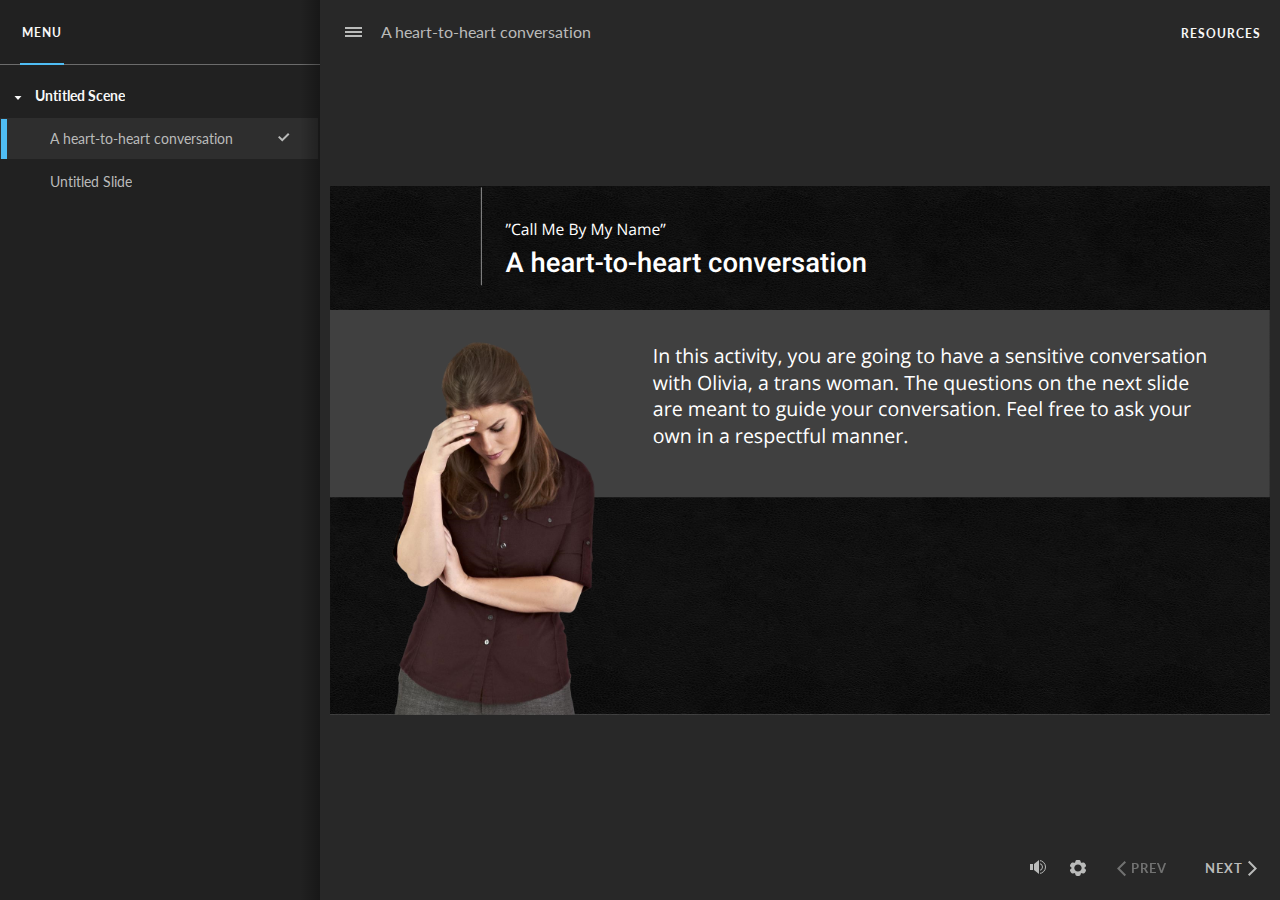
<file: index.html>
﻿<!doctype html>
<html lang="en-US">
<head>
  <meta charset="utf-8">
  <!-- Created using Storyline 360 x64 - http://www.articulate.com  -->
  <!-- version: 3.93.33359.0 -->
  <title>A heart-to-heart conversation</title>
  <meta http-equiv="x-ua-compatible" content="IE=edge"/>
  <meta name="viewport" content="width=device-width,initial-scale=1,user-scalable=no,shrink-to-fit=no,minimal-ui"/>
  <meta name="apple-mobile-web-app-capable" content="yes"/>
  <style>
    html, body { height: 100%; padding: 0; margin: 0 }
    #app { height: 100%; width: 100%; }
  </style>

  <script>
    window.DS = {};
    window.globals = {
      DATA_PATH_BASE: '',
      HAS_FRAME: true,
      HAS_SLIDE: true,

      lmsPresent: false,
      tinCanPresent: false,
      cmi5Present: false,
      aoSupport: false,
      scale: 'noscale',
      captureRc: false,
      browserSize: 'optimal',
      bgColor: '#282828',
      features: 'DropInAcc,DropInBase,DropInCore,DropInInteractions,DropInMisc,DropInVectors,DropInVideo,LayerPresentAsDialog,MultipleQuizTracking,UpdatedThemeEditor',
      themeName: 'unified',
      preloaderColor: '#FFFFFF',
      suppressAnalytics: false,
      productChannel: 'stable',
      publishSource: 'storyline',
      aid: 'aid|bd1bc42d-96ff-4009-abb3-654a77efa8d1',
      cid: '8427508c-550a-4fd5-a463-171528c9e1e3',
      playerVersion: '3.93.33359.0',
      publishTimestamp: '2024-11-05T23:08:12.1624830Z',
      maxIosVideoElements: 10,
      connectionSettings: { message: 'You%20are%20offline.%20Trying%20to%20reconnect...', useDarkTheme: false, mode: 'disabled' },
      hasFeature: function(feature) {
        return this.features.split(',').includes(feature);
      },
      
      parseParams: function(qs) {
        if (window.globals.parsedParams != null) {
          return window.globals.parsedParams;
        }
        qs = (qs || window.location.search.substr(1)).split('+').join(' ');
        var params = {},
            tokens,
            re = /[?&]?([^=]+)=([^&]*)/g;

        while (tokens = re.exec(qs)) {
          params[decodeURIComponent(tokens[1]).trim()] =
            decodeURIComponent(tokens[2]).trim();
        }
        window.globals.parsedParams = params;
        return params;
      }

    };
  </script>
  <script>
    var isIe11 = ('ActiveXObject' in window || window.MSBlobBuilder != null)
      && window.msCrypto != null && !window.ActiveXObject;
    if (isIe11) {
      window.globals.unsupportedBrowser = true;
      document.write(atob('[base64]'));
    }
  </script>

  <script>
    if (window.globals.hasFeature('MultiLanguageSinglePackageSupport')) {
      
      
    }
  </script>

  
  <script>window.THREE = { };</script>
  
</head>
<body style="background: #282828" class="cs-HTML theme-unified">
  <!-- 360 -->
  <script>!function(){var e,i=/iPhone/i,o=/iPod/i,n=/iPad/i,t=/\biOS-universal(?:.+)Mac\b/i,r=/\bAndroid(?:.+)Mobile\b/i,a=/Android/i,d=/(?:SD4930UR|\bSilk(?:.+)Mobile\b)/i,p=/Silk/i,l=/Windows Phone/i,u=/\bWindows(?:.+)ARM\b/i,b=/BlackBerry/i,s=/BB10/i,c=/Opera Mini/i,f=/\b(CriOS|Chrome)(?:.+)Mobile/i,h=/Mobile(?:.+)Firefox\b/i,v=function(e){return void 0!==e&&"MacIntel"===e.platform&&"number"==typeof e.maxTouchPoints&&e.maxTouchPoints>1&&"undefined"==typeof MSStream};e=function(e){var m={userAgent:"",platform:"",maxTouchPoints:0};e||"undefined"==typeof navigator?"string"==typeof e?m.userAgent=e:e&&e.userAgent&&(m={userAgent:e.userAgent,platform:e.platform,maxTouchPoints:e.maxTouchPoints||0}):m={userAgent:navigator.userAgent,platform:navigator.platform,maxTouchPoints:navigator.maxTouchPoints||0};var g=m.userAgent,y=g.split("[FBAN");void 0!==y[1]&&(g=y[0]),void 0!==(y=g.split("Twitter"))[1]&&(g=y[0]);var A=function(e){return function(i){return i.test(e)}}(g),w={apple:{phone:A(i)&&!A(l),ipod:A(o),tablet:!A(i)&&(A(n)||v(m))&&!A(l),universal:A(t),device:(A(i)||A(o)||A(n)||A(t)||v(m))&&!A(l)},amazon:{phone:A(d),tablet:!A(d)&&A(p),device:A(d)||A(p)},android:{phone:!A(l)&&A(d)||!A(l)&&A(r),tablet:!A(l)&&!A(d)&&!A(r)&&(A(p)||A(a)),device:!A(l)&&(A(d)||A(p)||A(r)||A(a))||A(/\bokhttp\b/i)},windows:{phone:A(l),tablet:A(u),device:A(l)||A(u)},other:{blackberry:A(b),blackberry10:A(s),opera:A(c),firefox:A(h),chrome:A(f),device:A(b)||A(s)||A(c)||A(h)||A(f)},any:!1,phone:!1,tablet:!1};return w.any=w.apple.device||w.android.device||w.windows.device||w.other.device,w.phone=w.apple.phone||w.android.phone||w.windows.phone,w.tablet=w.apple.tablet||w.android.tablet||w.windows.tablet,w}(),"object"==typeof exports&&"undefined"!=typeof module?module.exports=e:"function"==typeof define&&define.amd?define((function(){return e})):this.isMobile=e}();
    window.isMobile.apple.tablet = window.isMobile.apple.tablet ||
      (navigator.platform === 'MacIntel' && navigator.maxTouchPoints > 1);
    window.isMobile.apple.device = window.isMobile.apple.device || window.isMobile.apple.tablet;
    window.isMobile.tablet = window.isMobile.tablet || window.isMobile.apple.tablet;
    window.isMobile.any = window.isMobile.any || window.isMobile.apple.tablet;
  </script>

  <div id="focus-sink" tabindex="-1"></div>

  <div id="preso"></div>
  <script>
    (function() {

      var classTypes = [ 'desktop', 'mobile', 'phone', 'tablet' ];

      var addDeviceClasses = function(prefix, testObj) {
        var curr, i;
        for (i = 0; i < classTypes.length; i++) {
          curr = classTypes[i];
          if (testObj[curr]) {
            document.body.classList.add(prefix + curr);
          }
        }
      };

      var params = window.globals.parseParams(),
          isDevicePreview = params.devicepreview === '1',
          isPhoneOverride = params.deviceType === 'phone' || (isDevicePreview && params.phone == '1'),
          isTabletOverride = (params.deviceType === 'tablet' || isDevicePreview) && !isPhoneOverride,
          isMobileOverride = isPhoneOverride || isTabletOverride;

      var deviceView = {
        desktop: !window.isMobile.any && !isMobileOverride,
        mobile: window.isMobile.any || isMobileOverride,
        phone: isPhoneOverride || (window.isMobile.phone && !isTabletOverride),
        tablet: isTabletOverride || window.isMobile.tablet
      };

      window.globals.deviceView = deviceView;
      window.isMobile.desktop = !window.isMobile.any;
      window.isMobile.mobile = window.isMobile.any;

      addDeviceClasses('view-', deviceView);

    })();
  </script>
  
  <script src='story_content/triggers.js' type=text/javascript></script>
<script src='story_content/user.js' type=text/javascript></script>
  <div class="slide-loader"></div>

  <script>
    var doc = document, loader = doc.body.querySelector('.slide-loader'); [ 1, 2, 3 ].forEach(function(n) { var d = doc.createElement('div'); d.style.backgroundColor = window.globals.preloaderColor; d.classList.add('mobile-loader-dot'); d.classList.add('dot' + n); loader.appendChild(d); });
  </script>

  <div class="mobile-load-title-overlay" style="display: none">
    <div class="mobile-load-title">A heart-to-heart conversation</div>
  </div>

  <div class="mobile-chrome-warning"></div>

  
<style>
  .warn-connection-dialog {
    display: none;
    background: transparent;
    pointer-events: all;
    position: fixed;
    left: 0;
    top: 0;
    width: 100%;
    height: 100%;
    z-index: 999;
  }

  .warn-connection-content {
    pointer-events: all;
    border-radius: 4px;
    background: white;
    border: 1px solid #E7E7E7;
    color: #333333;
    box-shadow: 0 2px 4px rgba(0, 0, 0, 0.25);
    transition: all 150ms ease-out;
    position: absolute;
    white-space: nowrap;
  }

  .view-phone.is-landscape .warn-connection-content {
    left: 23px;
    bottom: 23px;
  }

  .view-tablet.is-landscape .warn-connection-content {
    left: 50%;
    top: 20px;
    transform: translateX(-50%);
  }

  .view-mobile.is-portrait .warn-connection-content {
    transform: translate(-50%, calc(-100% - 15px));
  }

  .warn-connection-content p {
    display: inline-block;
    margin: 0 8px 0 0;
    line-height: 33px;
    font-size: 11px;
  }

  .warn-connection-content svg {
    position: relative;
    vertical-align: middle;
    margin: 0 2px 2px 8px;
  }

  .view-desktop .warn-connection-content {
    left: 1.5em;
    bottom: 1.5em;
  }

  .view-desktop .warn-connection-content p {
    font-size: 1.1em;
  }

  .is-offline .warn-connection-dialog {
    display: block;
  }

  .is-offline .cs-panel * {
    pointer-events: none !important;
  }

  .is-offline .cs-panel {
    pointer-events: all !important;
  }

  .is-offline #nav-controls * {
    pointer-events: none !important;
  }

  .is-offline #nav-controls {
    pointer-events: all !important;
  }
</style>

<div class="warn-connection-dialog" role="alertdialog" aria-modal="true" tabindex="0" aria-labelledby="warn-connection-message">
  <div class="warn-connection-content">
    <svg width="17" height="15" viewBox="0 0 17 15" xmlns="http://www.w3.org/2000/svg">
      <path fill="#8F0000" stroke="white" d="M16.07,12.98 L15.88,12.23 L9.51,1.21 C8.97,0.26,7.6,0.26,7.06,1.21 L0.69,12.23 C0.15,13.16,0.81,14.36,1.91,14.36 H14.65 C15.47,14.36,16.05,13.7,16.07,12.98 Z"/>
      <path fill="white" stroke="white" d="M8.58,5.5 C8.35,5.28,8.5,5.35,8.21,5.32 C8.09,5.35,7.97,5.49,7.96,5.67 C7.97,5.79,7.98,5.92,7.98,6.04 L7.98,6.04 C7.99,6.17,8,6.31,8.01,6.43 L8.01,6.44 C8.03,6.92,8.06,7.41,8.09,7.9 L8.09,7.9 C8.12,8.39,8.14,8.88,8.17,9.37 C8.17,9.39,8.18,9.42,8.2,9.44 C8.23,9.46,8.25,9.47,8.28,9.47 C8.31,9.47,8.34,9.46,8.35,9.44 C8.37,9.43,8.38,9.4,8.39,9.35 L8.39,9.34 C8.39,9.24,8.4,9.15,8.4,9.05 L8.4,9.05 C8.41,8.96,8.41,8.86,8.42,8.75 C8.43,8.44,8.45,8.12,8.47,7.81 L8.47,7.81 C8.49,7.49,8.51,7.18,8.53,6.87 C8.55,6.46,8.56,6.05,8.59,5.64 L8.6,5.62 C8.6,5.57,8.59,5.53,8.58,5.5 L8.21,5.32 Z"/>
      <circle fill="white" stroke="white" cx="8.3" cy="11.35" r="0.3"/>
    </svg>
    <p id="warn-connection-message">You are offline. Trying to reconnect...</p>
  </div>
</div>

<script>
  (function() {
    window.DS.connection = {
      warningShown: false,
      assets: {},
      loadingAssetGroup: false,
      retryDelay: 500
    };

    var connectionSettings = window.globals.connectionSettings || {};

    var useConnectionMessages = window.AbortController != null &&
      window.location.protocol != 'file:' &&
      connectionSettings.mode === 'normal';

    window.DS.connection.useConnectionMessages = useConnectionMessages;

    var assetCount = 0;
    var checkLoadedId;


    if (useConnectionMessages && connectionSettings != null) {
      var contentEl = document.querySelector('.warn-connection-content');
      var messageEl = contentEl.querySelector('p');

      if (connectionSettings.useDarkTheme) {
        contentEl.style.borderColor = '#BABBBA';
        contentEl.style.backgroundColor = '#282828';
        contentEl.style.color = '#FFFFFF';
      }

      if (connectionSettings.message != null) {
        messageEl.textContent = window.decodeURIComponent(connectionSettings.message);
      }
    }

    function checkAssetsReady() {
      for (var i in DS.connection.assets) {
        if (!DS.connection.assets[i].success) {
          return false;
        }
      }
      return true;
    }

    function stopAssetGroup() {
      if (!useConnectionMessages) { return; }

      assetCount = 0;

      DS.connection.oldAssetGroup = DS.connection.assets;
      DS.connection.assets = {};
      DS.connection.loadingAssetGroup = false;
      clearInterval(checkLoadedId);
    }

    function startAssetGroup() {
      if (!useConnectionMessages) { return; }
      var ticks = 0;
      clearInterval(checkLoadedId);
      checkLoadedId = setInterval(function() {
        var loaded = 0;
        if (assetCount === 0 && loaded === 0) {
          clearInterval(checkLoadedId);
          return;
        }

        for (var i in DS.connection.assets) {
          if (DS.connection.assets[i].success) {
            loaded++;
          }
        }

        if (assetCount === loaded && checkAssetsReady()) {
          for (var i in DS.connection.assets) {
            if (DS.connection.assets[i].action) {
              DS.connection.assets[i].action();
            }
          }
          hideWarning();
          stopAssetGroup();
        }
      }, 100)
    }

    function requiredAsset(url, action, retry, type) {
      if (!useConnectionMessages) { return; }
      if (DS.connection.assets[url]) { return; }

      DS.connection.assets[url] = {
        success: false, action: action, retry: retry, type: type
      };
      assetCount = Object.keys(DS.connection.assets).length;
      if (!DS.connection.loadingAssetGroup) {
        startAssetGroup();
      }
      DS.connection.loadingAssetGroup = true;
    }

    function assetLoaded(url) {
      if (!useConnectionMessages) { return; }
      if (DS.connection.assets[url]) {
        DS.connection.assets[url].success = true;
      }
    }

    function assetFailed(url) {
      if (!useConnectionMessages) { return; }
      if (!DS.connection.assets[url]) {
        if (/\.js$/.test(url) && url.indexOf('transcripts') === -1) {
          setTimeout(function() {
            if (DS.connection.lastSlideLoaded != null) {
              DS.connection.lastSlideLoaded();
            }
          }, DS.connection.retryDelay);
        }
        return;
      }
      if (!DS.connection.warningShown) { showWarning(); }
      if (DS.connection.assets[url].retry) {
        setTimeout(function() {
          if (!DS.connection.assets[url].success) {
            DS.connection.assets[url].retry()
          }
        }, DS.connection.retryDelay);
      }
    }

    function hideWarning() {
      document.body.classList.remove('is-offline');
      DS.connection.warningShown = false;
      enableKeys();
    }
    DS.connection.hideWarning = hideWarning

    function showWarning(btn) {
      document.body.classList.add('is-offline')
      DS.connection.warningShown = true;
      updateWarningPosition();
      disableKeys();
    }

    function updateWarningPosition() {
      if (!DS.connection.warningShown) {
        return;
      }

      var isPortrait = document.body.classList.contains('is-portrait');
      var isMobile = document.body.classList.contains('view-mobile');
      var warningEl = document.querySelector('.warn-connection-content');

      if (isPortrait && isMobile) {
        var slide = document.querySelector('.primary-slide');
        var slideRect = slide != null
          ? slide.getBoundingClientRect()
          : { top: window.innerHeight, left: 0, width: window.innerWidth };

        warningEl.style.top = `${slideRect.top}px`
        warningEl.style.left = `${slideRect.left + slideRect.width / 2}px`
      } else {
        warningEl.style.top = null;
        warningEl.style.left = null;
      }

      window.requestAnimationFrame(updateWarningPosition);
    }

    function onDisableKeyDown(e) {
      e.preventDefault();
      e.stopImmediatePropagation();
    }

    function onDisableKeyUp(e) {
      e.preventDefault();
      e.stopImmediatePropagation();
    }

    var accStyle = document.createElement('style');
    var warnDialogEl = document.querySelector('.warn-connection-dialog');

    function disableKeys() {
      if (DS.views && DS.views.nsStack && DS.views.nsStack.length === 1) {
        DS.views.nsStack[0].tabReachable = false
        DS.views.nsStack[0].updateTabIndex(true, true);
      }

      accStyle.innerHTML = '.acc-shadow-dom { display: none; }';
      document.body.appendChild(accStyle);

      warnDialogEl.parentNode.append(warnDialogEl);
      warnDialogEl.focus();
    }

    function enableKeys() {
      accStyle.remove();
      if (DS.views && DS.views.nsStack && DS.views.nsStack.length === 1 && DS.views.nsStack[0].name === '_frame') {
        DS.views.nsStack[0].tabReachable = true;
        DS.views.nsStack[0].updateTabIndex();
      }
    }

    // these will all be noops if the feature flag isn't set in
    // the data and `window.globals.features`
    DS.connection.requiredAsset = requiredAsset;
    DS.connection.assetLoaded = assetLoaded;
    DS.connection.assetFailed = assetFailed;
    DS.connection.stopAssetGroup = stopAssetGroup;
    DS.connection.startAssetGroup = startAssetGroup;
  })();
</script>


  <script>
    
    if (window.autoSpider && window.vInterfaceObject) {
      document.querySelector('.mobile-load-title-overlay').style.display = 'none';
    }
  </script>

  

  <link rel="stylesheet" href="html5/data/css/output.min.css" data-noprefix/>
</body>
<script src="html5/lib/scripts/bootstrapper.min.js"></script>
</html>
</file>
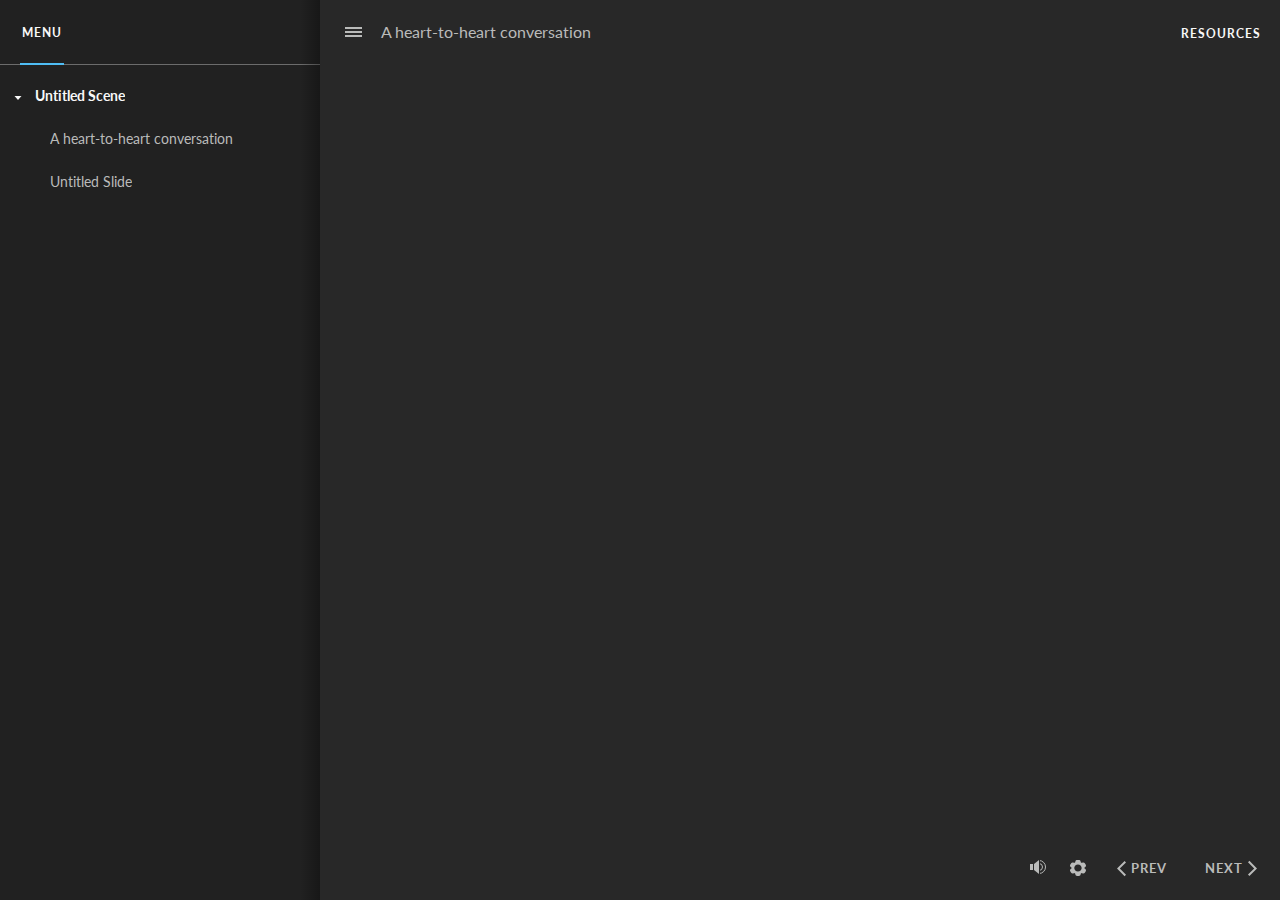
<file: index_lms.html>
<!doctype html>
<html lang="en-US">
<head>
  <meta charset="utf-8">
  <!-- Created using Storyline 360 x64 - http://www.articulate.com  -->
  <!-- version: 3.93.33359.0 -->
  <title>A heart-to-heart conversation</title>
  <meta http-equiv="x-ua-compatible" content="IE=edge"/>
  <meta name="viewport" content="width=device-width,initial-scale=1,user-scalable=no,shrink-to-fit=no,minimal-ui"/>
  <meta name="apple-mobile-web-app-capable" content="yes"/>
  <style>
    html, body { height: 100%; padding: 0; margin: 0 }
    #app { height: 100%; width: 100%; }
  </style>

  <script>
    window.DS = {};
    window.globals = {
      DATA_PATH_BASE: '',
      HAS_FRAME: true,
      HAS_SLIDE: true,

      lmsPresent: true,
      tinCanPresent: false,
      cmi5Present: false,
      aoSupport: false,
      scale: 'noscale',
      captureRc: false,
      browserSize: 'optimal',
      bgColor: '#282828',
      features: 'DropInAcc,DropInBase,DropInCore,DropInInteractions,DropInMisc,DropInVectors,DropInVideo,LayerPresentAsDialog,MultipleQuizTracking,UpdatedThemeEditor',
      themeName: 'unified',
      preloaderColor: '#FFFFFF',
      suppressAnalytics: false,
      productChannel: 'stable',
      publishSource: 'storyline',
      aid: 'aid|bd1bc42d-96ff-4009-abb3-654a77efa8d1',
      cid: '8427508c-550a-4fd5-a463-171528c9e1e3',
      playerVersion: '3.93.33359.0',
      publishTimestamp: '2024-11-05T23:08:12.4347931Z',
      maxIosVideoElements: 10,
      connectionSettings: { message: 'You%20are%20offline.%20Trying%20to%20reconnect...', useDarkTheme: false, mode: 'disabled' },
      hasFeature: function(feature) {
        return this.features.split(',').includes(feature);
      },
      
      parseParams: function(qs) {
        if (window.globals.parsedParams != null) {
          return window.globals.parsedParams;
        }
        qs = (qs || window.location.search.substr(1)).split('+').join(' ');
        var params = {},
            tokens,
            re = /[?&]?([^=]+)=([^&]*)/g;

        while (tokens = re.exec(qs)) {
          params[decodeURIComponent(tokens[1]).trim()] =
            decodeURIComponent(tokens[2]).trim();
        }
        window.globals.parsedParams = params;
        return params;
      }

    };
  </script>
  <script>
    var isIe11 = ('ActiveXObject' in window || window.MSBlobBuilder != null)
      && window.msCrypto != null && !window.ActiveXObject;
    if (isIe11) {
      window.globals.unsupportedBrowser = true;
      document.write(atob('[base64]'));
    }
  </script>

  <script>
    if (window.globals.hasFeature('MultiLanguageSinglePackageSupport')) {
      
      
    }
  </script>

  <script src="lms/scormdriver.js" charset="utf-8"></script>
  <script>window.THREE = { };</script>
  
</head>
<body style="background: #282828" class="cs-HTML theme-unified">
  <!-- 360 -->
  <script>!function(){var e,i=/iPhone/i,o=/iPod/i,n=/iPad/i,t=/\biOS-universal(?:.+)Mac\b/i,r=/\bAndroid(?:.+)Mobile\b/i,a=/Android/i,d=/(?:SD4930UR|\bSilk(?:.+)Mobile\b)/i,p=/Silk/i,l=/Windows Phone/i,u=/\bWindows(?:.+)ARM\b/i,b=/BlackBerry/i,s=/BB10/i,c=/Opera Mini/i,f=/\b(CriOS|Chrome)(?:.+)Mobile/i,h=/Mobile(?:.+)Firefox\b/i,v=function(e){return void 0!==e&&"MacIntel"===e.platform&&"number"==typeof e.maxTouchPoints&&e.maxTouchPoints>1&&"undefined"==typeof MSStream};e=function(e){var m={userAgent:"",platform:"",maxTouchPoints:0};e||"undefined"==typeof navigator?"string"==typeof e?m.userAgent=e:e&&e.userAgent&&(m={userAgent:e.userAgent,platform:e.platform,maxTouchPoints:e.maxTouchPoints||0}):m={userAgent:navigator.userAgent,platform:navigator.platform,maxTouchPoints:navigator.maxTouchPoints||0};var g=m.userAgent,y=g.split("[FBAN");void 0!==y[1]&&(g=y[0]),void 0!==(y=g.split("Twitter"))[1]&&(g=y[0]);var A=function(e){return function(i){return i.test(e)}}(g),w={apple:{phone:A(i)&&!A(l),ipod:A(o),tablet:!A(i)&&(A(n)||v(m))&&!A(l),universal:A(t),device:(A(i)||A(o)||A(n)||A(t)||v(m))&&!A(l)},amazon:{phone:A(d),tablet:!A(d)&&A(p),device:A(d)||A(p)},android:{phone:!A(l)&&A(d)||!A(l)&&A(r),tablet:!A(l)&&!A(d)&&!A(r)&&(A(p)||A(a)),device:!A(l)&&(A(d)||A(p)||A(r)||A(a))||A(/\bokhttp\b/i)},windows:{phone:A(l),tablet:A(u),device:A(l)||A(u)},other:{blackberry:A(b),blackberry10:A(s),opera:A(c),firefox:A(h),chrome:A(f),device:A(b)||A(s)||A(c)||A(h)||A(f)},any:!1,phone:!1,tablet:!1};return w.any=w.apple.device||w.android.device||w.windows.device||w.other.device,w.phone=w.apple.phone||w.android.phone||w.windows.phone,w.tablet=w.apple.tablet||w.android.tablet||w.windows.tablet,w}(),"object"==typeof exports&&"undefined"!=typeof module?module.exports=e:"function"==typeof define&&define.amd?define((function(){return e})):this.isMobile=e}();
    window.isMobile.apple.tablet = window.isMobile.apple.tablet ||
      (navigator.platform === 'MacIntel' && navigator.maxTouchPoints > 1);
    window.isMobile.apple.device = window.isMobile.apple.device || window.isMobile.apple.tablet;
    window.isMobile.tablet = window.isMobile.tablet || window.isMobile.apple.tablet;
    window.isMobile.any = window.isMobile.any || window.isMobile.apple.tablet;
  </script>

  <div id="focus-sink" tabindex="-1"></div>

  <div id="preso"></div>
  <script>
    (function() {

      var classTypes = [ 'desktop', 'mobile', 'phone', 'tablet' ];

      var addDeviceClasses = function(prefix, testObj) {
        var curr, i;
        for (i = 0; i < classTypes.length; i++) {
          curr = classTypes[i];
          if (testObj[curr]) {
            document.body.classList.add(prefix + curr);
          }
        }
      };

      var params = window.globals.parseParams(),
          isDevicePreview = params.devicepreview === '1',
          isPhoneOverride = params.deviceType === 'phone' || (isDevicePreview && params.phone == '1'),
          isTabletOverride = (params.deviceType === 'tablet' || isDevicePreview) && !isPhoneOverride,
          isMobileOverride = isPhoneOverride || isTabletOverride;

      var deviceView = {
        desktop: !window.isMobile.any && !isMobileOverride,
        mobile: window.isMobile.any || isMobileOverride,
        phone: isPhoneOverride || (window.isMobile.phone && !isTabletOverride),
        tablet: isTabletOverride || window.isMobile.tablet
      };

      window.globals.deviceView = deviceView;
      window.isMobile.desktop = !window.isMobile.any;
      window.isMobile.mobile = window.isMobile.any;

      addDeviceClasses('view-', deviceView);

    })();
  </script>
  
  <script src='story_content/triggers.js' type=text/javascript></script>
<script src='story_content/user.js' type=text/javascript></script>
  <div class="slide-loader"></div>

  <script>
    var doc = document, loader = doc.body.querySelector('.slide-loader'); [ 1, 2, 3 ].forEach(function(n) { var d = doc.createElement('div'); d.style.backgroundColor = window.globals.preloaderColor; d.classList.add('mobile-loader-dot'); d.classList.add('dot' + n); loader.appendChild(d); });
  </script>

  <div class="mobile-load-title-overlay" style="display: none">
    <div class="mobile-load-title">A heart-to-heart conversation</div>
  </div>

  <div class="mobile-chrome-warning"></div>

  
<style>
  .warn-connection-dialog {
    display: none;
    background: transparent;
    pointer-events: all;
    position: fixed;
    left: 0;
    top: 0;
    width: 100%;
    height: 100%;
    z-index: 999;
  }

  .warn-connection-content {
    pointer-events: all;
    border-radius: 4px;
    background: white;
    border: 1px solid #E7E7E7;
    color: #333333;
    box-shadow: 0 2px 4px rgba(0, 0, 0, 0.25);
    transition: all 150ms ease-out;
    position: absolute;
    white-space: nowrap;
  }

  .view-phone.is-landscape .warn-connection-content {
    left: 23px;
    bottom: 23px;
  }

  .view-tablet.is-landscape .warn-connection-content {
    left: 50%;
    top: 20px;
    transform: translateX(-50%);
  }

  .view-mobile.is-portrait .warn-connection-content {
    transform: translate(-50%, calc(-100% - 15px));
  }

  .warn-connection-content p {
    display: inline-block;
    margin: 0 8px 0 0;
    line-height: 33px;
    font-size: 11px;
  }

  .warn-connection-content svg {
    position: relative;
    vertical-align: middle;
    margin: 0 2px 2px 8px;
  }

  .view-desktop .warn-connection-content {
    left: 1.5em;
    bottom: 1.5em;
  }

  .view-desktop .warn-connection-content p {
    font-size: 1.1em;
  }

  .is-offline .warn-connection-dialog {
    display: block;
  }

  .is-offline .cs-panel * {
    pointer-events: none !important;
  }

  .is-offline .cs-panel {
    pointer-events: all !important;
  }

  .is-offline #nav-controls * {
    pointer-events: none !important;
  }

  .is-offline #nav-controls {
    pointer-events: all !important;
  }
</style>

<div class="warn-connection-dialog" role="alertdialog" aria-modal="true" tabindex="0" aria-labelledby="warn-connection-message">
  <div class="warn-connection-content">
    <svg width="17" height="15" viewBox="0 0 17 15" xmlns="http://www.w3.org/2000/svg">
      <path fill="#8F0000" stroke="white" d="M16.07,12.98 L15.88,12.23 L9.51,1.21 C8.97,0.26,7.6,0.26,7.06,1.21 L0.69,12.23 C0.15,13.16,0.81,14.36,1.91,14.36 H14.65 C15.47,14.36,16.05,13.7,16.07,12.98 Z"/>
      <path fill="white" stroke="white" d="M8.58,5.5 C8.35,5.28,8.5,5.35,8.21,5.32 C8.09,5.35,7.97,5.49,7.96,5.67 C7.97,5.79,7.98,5.92,7.98,6.04 L7.98,6.04 C7.99,6.17,8,6.31,8.01,6.43 L8.01,6.44 C8.03,6.92,8.06,7.41,8.09,7.9 L8.09,7.9 C8.12,8.39,8.14,8.88,8.17,9.37 C8.17,9.39,8.18,9.42,8.2,9.44 C8.23,9.46,8.25,9.47,8.28,9.47 C8.31,9.47,8.34,9.46,8.35,9.44 C8.37,9.43,8.38,9.4,8.39,9.35 L8.39,9.34 C8.39,9.24,8.4,9.15,8.4,9.05 L8.4,9.05 C8.41,8.96,8.41,8.86,8.42,8.75 C8.43,8.44,8.45,8.12,8.47,7.81 L8.47,7.81 C8.49,7.49,8.51,7.18,8.53,6.87 C8.55,6.46,8.56,6.05,8.59,5.64 L8.6,5.62 C8.6,5.57,8.59,5.53,8.58,5.5 L8.21,5.32 Z"/>
      <circle fill="white" stroke="white" cx="8.3" cy="11.35" r="0.3"/>
    </svg>
    <p id="warn-connection-message">You are offline. Trying to reconnect...</p>
  </div>
</div>

<script>
  (function() {
    window.DS.connection = {
      warningShown: false,
      assets: {},
      loadingAssetGroup: false,
      retryDelay: 500
    };

    var connectionSettings = window.globals.connectionSettings || {};

    var useConnectionMessages = window.AbortController != null &&
      window.location.protocol != 'file:' &&
      connectionSettings.mode === 'normal';

    window.DS.connection.useConnectionMessages = useConnectionMessages;

    var assetCount = 0;
    var checkLoadedId;


    if (useConnectionMessages && connectionSettings != null) {
      var contentEl = document.querySelector('.warn-connection-content');
      var messageEl = contentEl.querySelector('p');

      if (connectionSettings.useDarkTheme) {
        contentEl.style.borderColor = '#BABBBA';
        contentEl.style.backgroundColor = '#282828';
        contentEl.style.color = '#FFFFFF';
      }

      if (connectionSettings.message != null) {
        messageEl.textContent = window.decodeURIComponent(connectionSettings.message);
      }
    }

    function checkAssetsReady() {
      for (var i in DS.connection.assets) {
        if (!DS.connection.assets[i].success) {
          return false;
        }
      }
      return true;
    }

    function stopAssetGroup() {
      if (!useConnectionMessages) { return; }

      assetCount = 0;

      DS.connection.oldAssetGroup = DS.connection.assets;
      DS.connection.assets = {};
      DS.connection.loadingAssetGroup = false;
      clearInterval(checkLoadedId);
    }

    function startAssetGroup() {
      if (!useConnectionMessages) { return; }
      var ticks = 0;
      clearInterval(checkLoadedId);
      checkLoadedId = setInterval(function() {
        var loaded = 0;
        if (assetCount === 0 && loaded === 0) {
          clearInterval(checkLoadedId);
          return;
        }

        for (var i in DS.connection.assets) {
          if (DS.connection.assets[i].success) {
            loaded++;
          }
        }

        if (assetCount === loaded && checkAssetsReady()) {
          for (var i in DS.connection.assets) {
            if (DS.connection.assets[i].action) {
              DS.connection.assets[i].action();
            }
          }
          hideWarning();
          stopAssetGroup();
        }
      }, 100)
    }

    function requiredAsset(url, action, retry, type) {
      if (!useConnectionMessages) { return; }
      if (DS.connection.assets[url]) { return; }

      DS.connection.assets[url] = {
        success: false, action: action, retry: retry, type: type
      };
      assetCount = Object.keys(DS.connection.assets).length;
      if (!DS.connection.loadingAssetGroup) {
        startAssetGroup();
      }
      DS.connection.loadingAssetGroup = true;
    }

    function assetLoaded(url) {
      if (!useConnectionMessages) { return; }
      if (DS.connection.assets[url]) {
        DS.connection.assets[url].success = true;
      }
    }

    function assetFailed(url) {
      if (!useConnectionMessages) { return; }
      if (!DS.connection.assets[url]) {
        if (/\.js$/.test(url) && url.indexOf('transcripts') === -1) {
          setTimeout(function() {
            if (DS.connection.lastSlideLoaded != null) {
              DS.connection.lastSlideLoaded();
            }
          }, DS.connection.retryDelay);
        }
        return;
      }
      if (!DS.connection.warningShown) { showWarning(); }
      if (DS.connection.assets[url].retry) {
        setTimeout(function() {
          if (!DS.connection.assets[url].success) {
            DS.connection.assets[url].retry()
          }
        }, DS.connection.retryDelay);
      }
    }

    function hideWarning() {
      document.body.classList.remove('is-offline');
      DS.connection.warningShown = false;
      enableKeys();
    }
    DS.connection.hideWarning = hideWarning

    function showWarning(btn) {
      document.body.classList.add('is-offline')
      DS.connection.warningShown = true;
      updateWarningPosition();
      disableKeys();
    }

    function updateWarningPosition() {
      if (!DS.connection.warningShown) {
        return;
      }

      var isPortrait = document.body.classList.contains('is-portrait');
      var isMobile = document.body.classList.contains('view-mobile');
      var warningEl = document.querySelector('.warn-connection-content');

      if (isPortrait && isMobile) {
        var slide = document.querySelector('.primary-slide');
        var slideRect = slide != null
          ? slide.getBoundingClientRect()
          : { top: window.innerHeight, left: 0, width: window.innerWidth };

        warningEl.style.top = `${slideRect.top}px`
        warningEl.style.left = `${slideRect.left + slideRect.width / 2}px`
      } else {
        warningEl.style.top = null;
        warningEl.style.left = null;
      }

      window.requestAnimationFrame(updateWarningPosition);
    }

    function onDisableKeyDown(e) {
      e.preventDefault();
      e.stopImmediatePropagation();
    }

    function onDisableKeyUp(e) {
      e.preventDefault();
      e.stopImmediatePropagation();
    }

    var accStyle = document.createElement('style');
    var warnDialogEl = document.querySelector('.warn-connection-dialog');

    function disableKeys() {
      if (DS.views && DS.views.nsStack && DS.views.nsStack.length === 1) {
        DS.views.nsStack[0].tabReachable = false
        DS.views.nsStack[0].updateTabIndex(true, true);
      }

      accStyle.innerHTML = '.acc-shadow-dom { display: none; }';
      document.body.appendChild(accStyle);

      warnDialogEl.parentNode.append(warnDialogEl);
      warnDialogEl.focus();
    }

    function enableKeys() {
      accStyle.remove();
      if (DS.views && DS.views.nsStack && DS.views.nsStack.length === 1 && DS.views.nsStack[0].name === '_frame') {
        DS.views.nsStack[0].tabReachable = true;
        DS.views.nsStack[0].updateTabIndex();
      }
    }

    // these will all be noops if the feature flag isn't set in
    // the data and `window.globals.features`
    DS.connection.requiredAsset = requiredAsset;
    DS.connection.assetLoaded = assetLoaded;
    DS.connection.assetFailed = assetFailed;
    DS.connection.stopAssetGroup = stopAssetGroup;
    DS.connection.startAssetGroup = startAssetGroup;
  })();
</script>


  <script>
    
    if (window.autoSpider && window.vInterfaceObject) {
      document.querySelector('.mobile-load-title-overlay').style.display = 'none';
    }
  </script>

  

  <link rel="stylesheet" href="html5/data/css/output.min.css" data-noprefix/>
</body>
<script src="html5/lib/scripts/bootstrapper.min.js"></script>
</html>
</file>
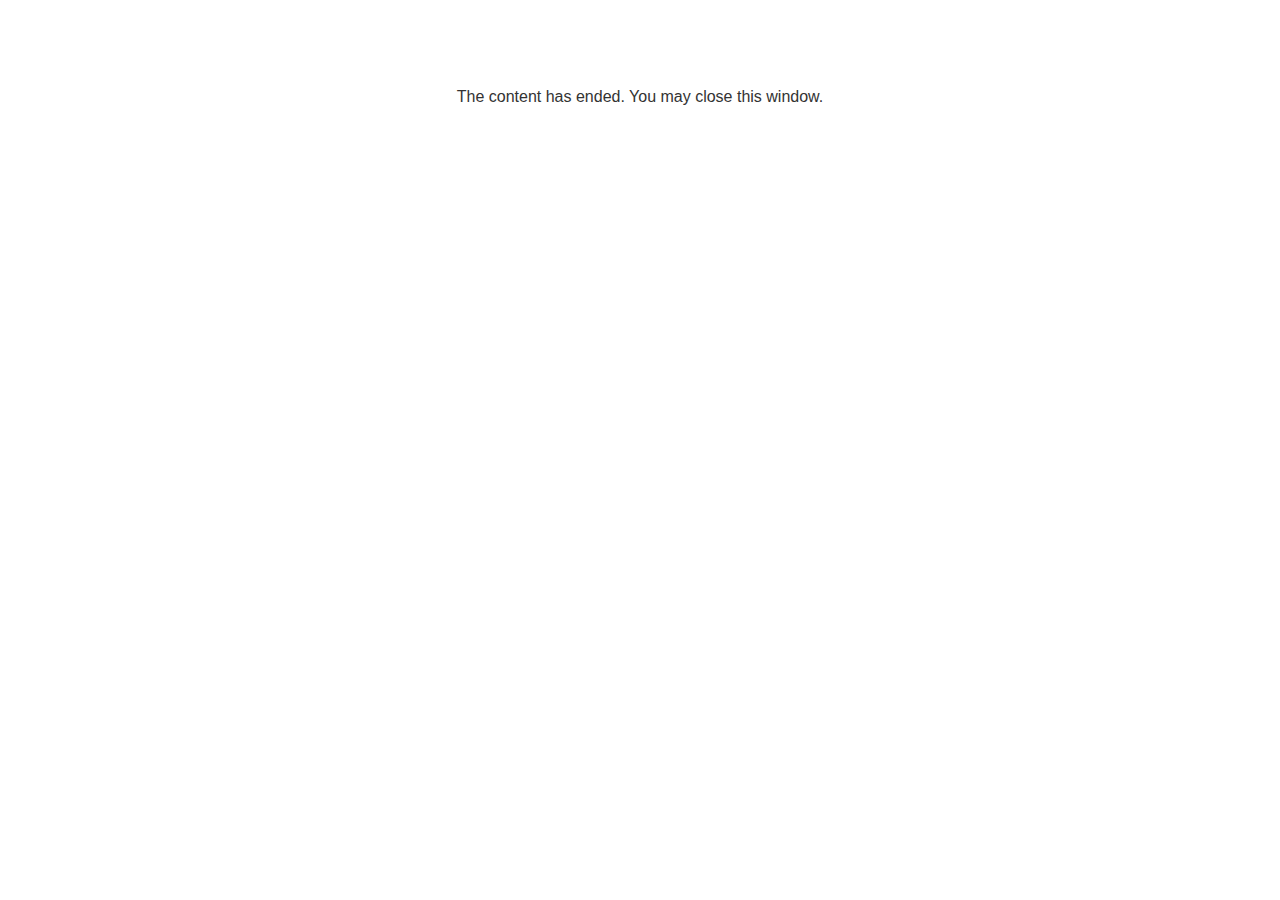
<file: lms/goodbye.html>
<!doctype html>
<html>
<body style="background-color: #ffffff;">

<p role="alert" style="color: #333333;font-family: Lato, articulate, tahoma, arial;font-size: medium;text-align: center;">
<br><br><br><br>
The content has ended. You may close this window.
</p>

</body>
</html>
</file>
